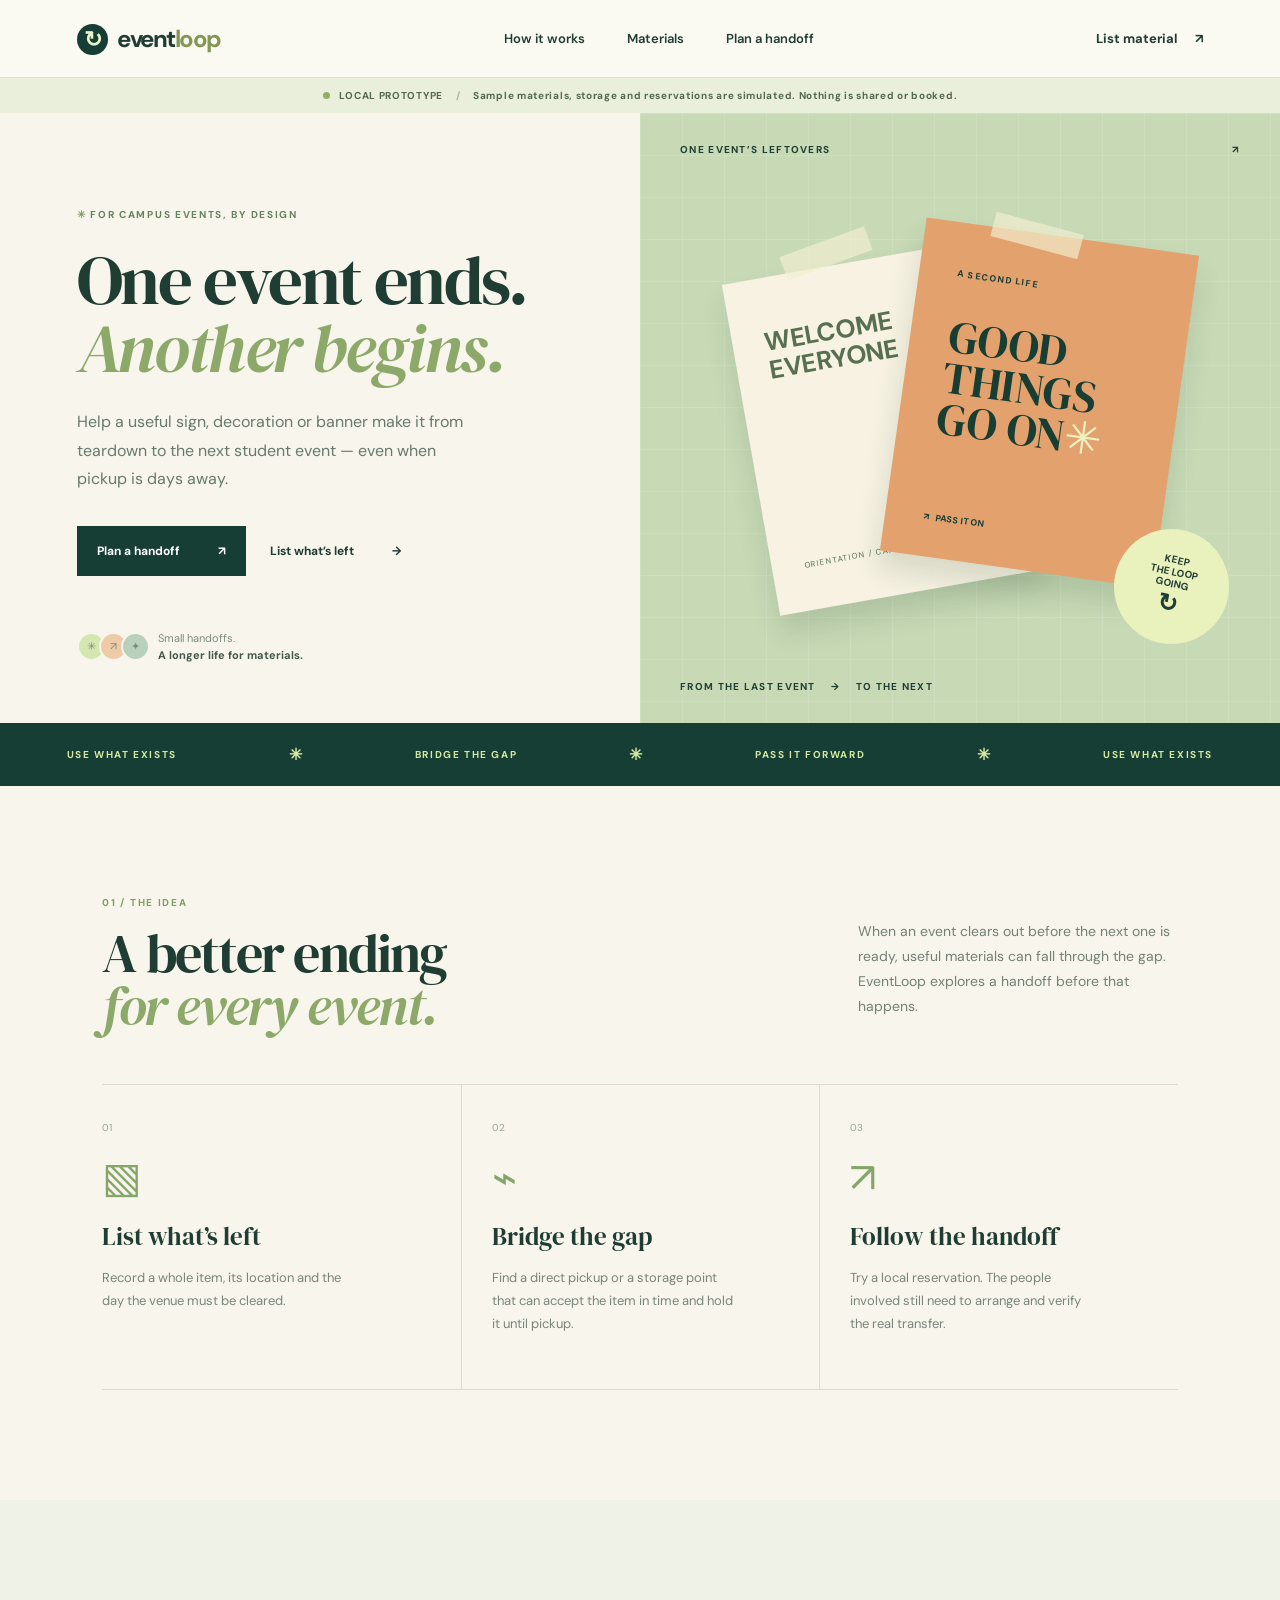
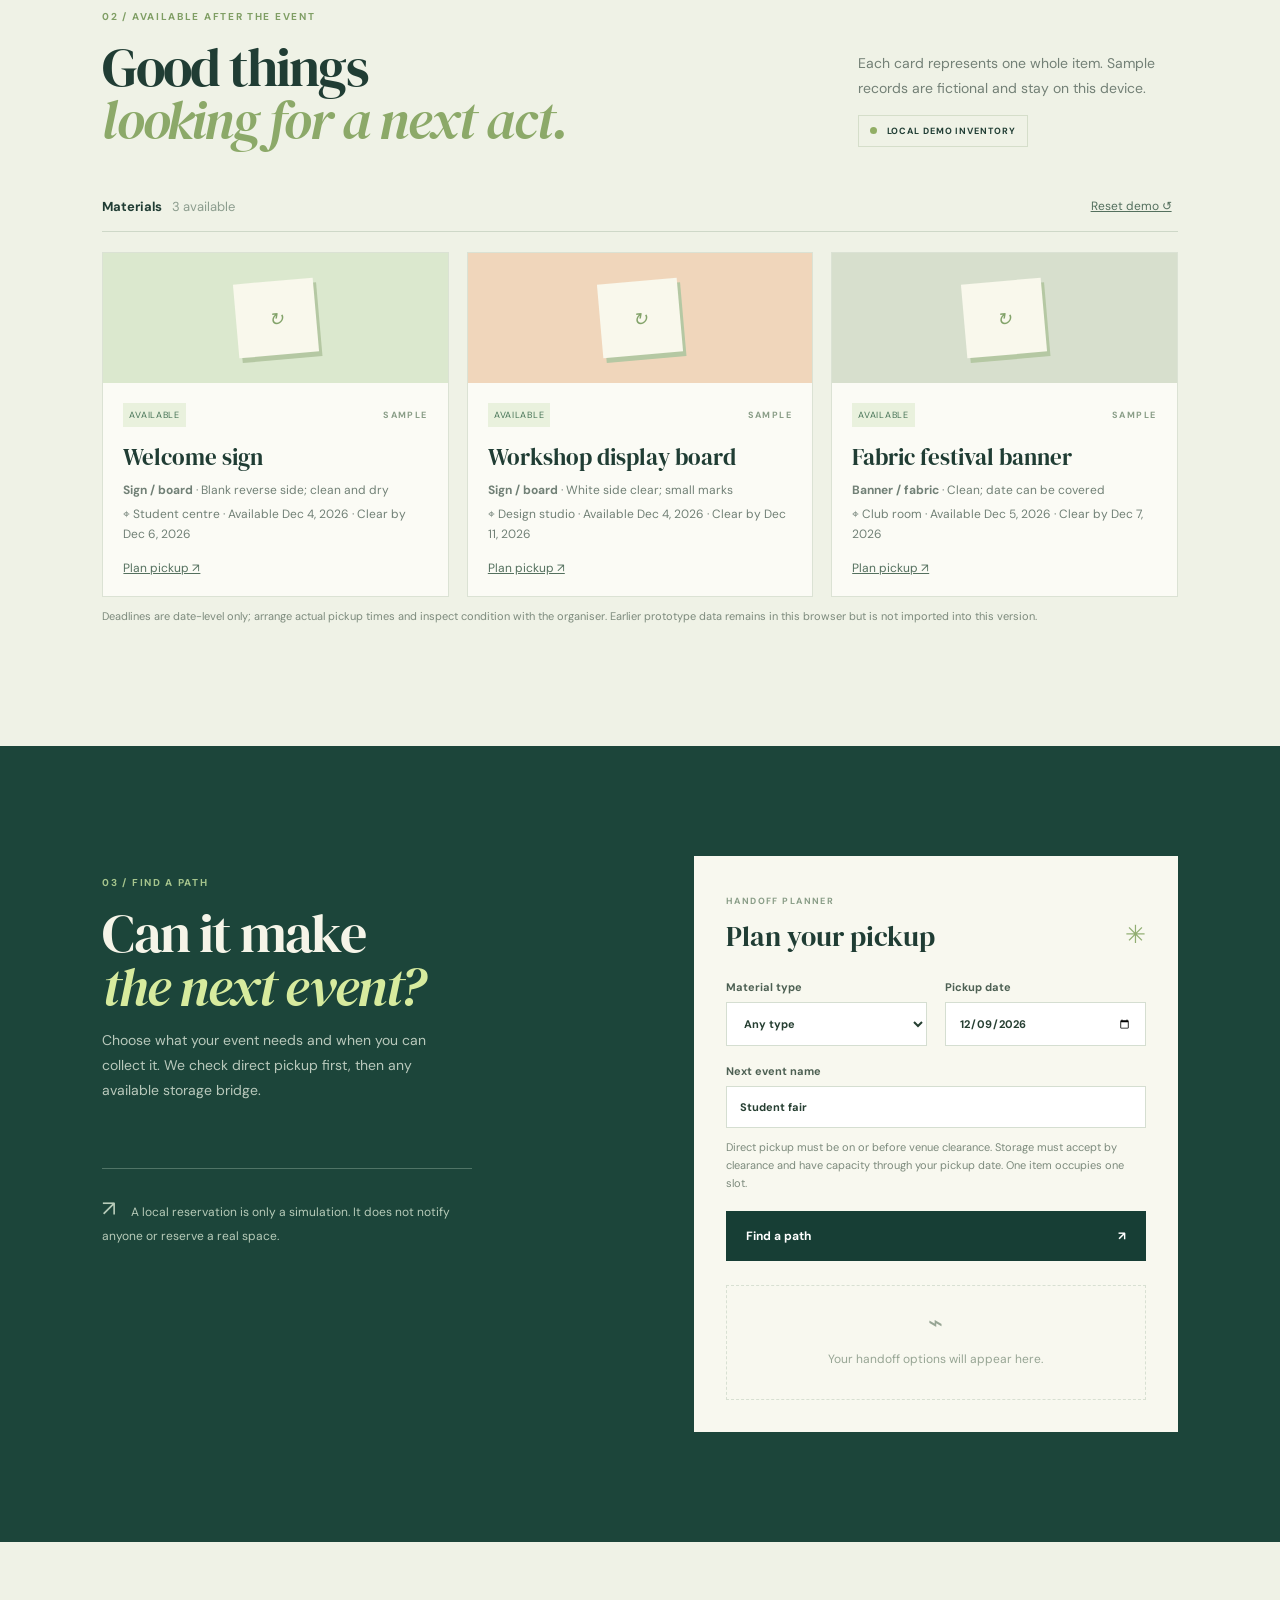
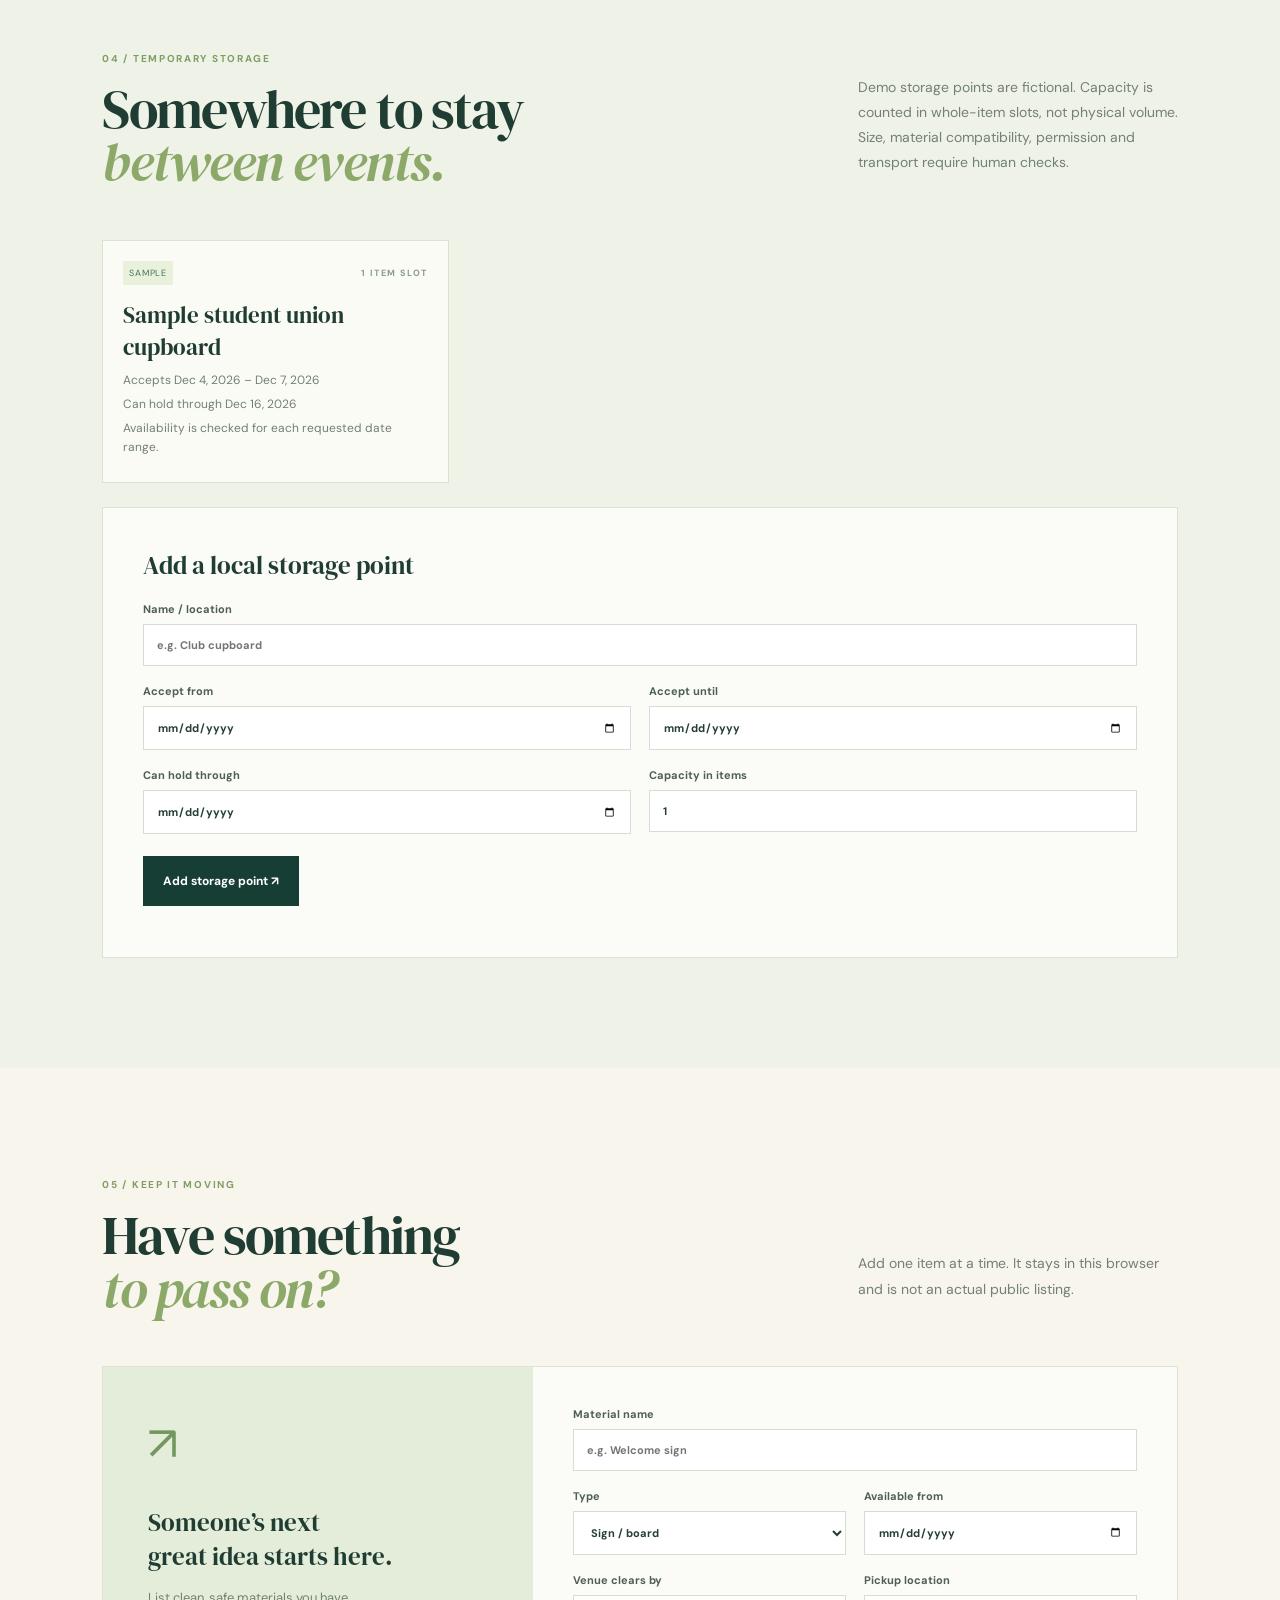
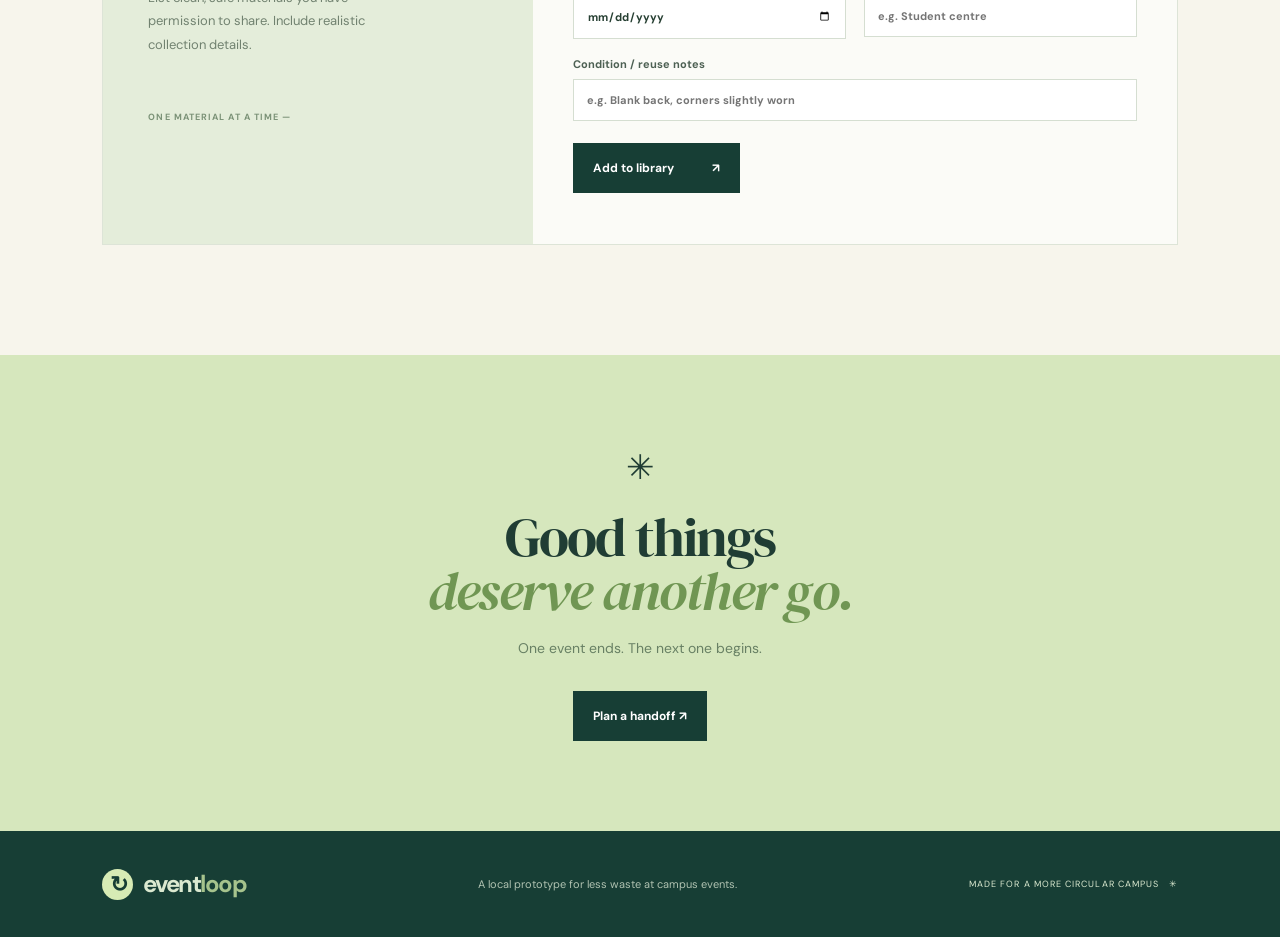
<file: index.html>
<!doctype html>
<html lang="en"><head><meta charset="utf-8"><meta name="viewport" content="width=device-width, initial-scale=1"><meta name="theme-color" content="#173d36"><title>EventLoop — One event ends. Another begins.</title><link rel="stylesheet" href="style.css"></head>
<body><header><a href="#top" class="brand" aria-label="EventLoop home"><span class="brand-mark">↻</span> event<span>loop</span></a><nav><a href="#how">How it works</a><a href="#inventory">Materials</a><a href="#match">Plan a handoff</a></nav><a class="header-link" href="#add">List material <span>↗</span></a></header>
<main id="top"><div class="demo-strip"><span class="dot"></span> LOCAL PROTOTYPE <span class="strip-divider">/</span> Sample materials, storage and reservations are simulated. Nothing is shared or booked.</div>
<section class="hero"><div class="hero-copy"><div class="eyebrow"><span>✳</span> FOR CAMPUS EVENTS, BY DESIGN</div><h1>One event ends.<br><em>Another begins.</em></h1><p>Help a useful sign, decoration or banner make it from teardown to the next student event — even when pickup is days away.</p><div class="hero-actions"><a class="button primary" href="#match">Plan a handoff <span>↗</span></a><a class="button text-button" href="#add">List what’s left <span>→</span></a></div><div class="hero-foot"><span class="avatars"><i>✳</i><i>↗</i><i>✦</i></span><span>Small handoffs.<br><strong>A longer life for materials.</strong></span></div></div><div class="hero-art" aria-label="Illustration of event signs being reused"><div class="art-label">ONE EVENT’S LEFTOVERS <span>↗</span></div><div class="poster poster-a"><span>WELCOME<br>EVERYONE</span><small>ORIENTATION / CAMPUS</small></div><div class="poster poster-b"><small>A SECOND LIFE</small><strong>GOOD<br>THINGS<br>GO ON<span>✳</span></strong><div>↗ &nbsp; PASS IT ON</div></div><div class="tape tape-a"></div><div class="tape tape-b"></div><div class="art-circle">KEEP<br>THE LOOP<br>GOING <b>↻</b></div><div class="art-bottom">FROM THE LAST EVENT <span>→</span> TO THE NEXT</div></div></section>
<section class="marquee" aria-label="Our approach"><span>USE WHAT EXISTS</span><b>✳</b><span>BRIDGE THE GAP</span><b>✳</b><span>PASS IT FORWARD</span><b>✳</b><span>USE WHAT EXISTS</span></section>
<section id="how" class="section how"><div class="section-head"><div><div class="eyebrow"><span>01 / THE IDEA</span></div><h2>A better ending<br><em>for every event.</em></h2></div><p>When an event clears out before the next one is ready, useful materials can fall through the gap. EventLoop explores a handoff before that happens.</p></div><div class="steps"><article><span class="step-number">01</span><div class="step-icon">▧</div><h3>List what’s left</h3><p>Record a whole item, its location and the day the venue must be cleared.</p></article><article><span class="step-number">02</span><div class="step-icon">⌁</div><h3>Bridge the gap</h3><p>Find a direct pickup or a storage point that can accept the item in time and hold it until pickup.</p></article><article><span class="step-number">03</span><div class="step-icon">↗</div><h3>Follow the handoff</h3><p>Try a local reservation. The people involved still need to arrange and verify the real transfer.</p></article></div></section>
<section id="inventory" class="section inventory"><div class="section-head"><div><div class="eyebrow"><span>02 / AVAILABLE AFTER THE EVENT</span></div><h2>Good things<br><em>looking for a next act.</em></h2></div><div class="section-side"><p>Each card represents one whole item. Sample records are fictional and stay on this device.</p><span class="pill"><span class="dot"></span> LOCAL DEMO INVENTORY</span></div></div><div class="inventory-toolbar"><div><strong>Materials</strong><span id="available-count"></span></div><button class="link-button" id="reset" type="button">Reset demo ↺</button></div><div class="cards" id="cards"></div><p class="small-note">Deadlines are date-level only; arrange actual pickup times and inspect condition with the organiser. Earlier prototype data remains in this browser but is not imported into this version.</p></section>
<section id="match" class="section match-section"><div class="match-intro"><div class="eyebrow light"><span>03 / FIND A PATH</span></div><h2>Can it make<br><em>the next event?</em></h2><p>Choose what your event needs and when you can collect it. We check direct pickup first, then any available storage bridge.</p><div class="match-legend"><span>↗</span> A local reservation is only a simulation. It does not notify anyone or reserve a real space.</div></div><div class="match-panel"><div class="panel-heading"><div><span class="kicker">HANDOFF PLANNER</span><h3>Plan your pickup</h3></div><span class="panel-icon">✳</span></div><form id="match-form"><div class="form-grid"><label>Material type<select id="need-type"><option value="all">Any type</option><option value="sign">Sign / board</option><option value="banner">Banner / fabric</option><option value="decor">Decoration</option><option value="lanyard">Lanyard / badge</option></select></label><label>Pickup date<input id="need-date" type="date" required></label><label class="wide">Next event name<input id="need-event" maxlength="60" required placeholder="e.g. Student fair" value="Student fair"></label></div><p class="form-help">Direct pickup must be on or before venue clearance. Storage must accept by clearance and have capacity through your pickup date. One item occupies one slot.</p><button class="button primary full" type="submit">Find a path <span>↗</span></button></form><div id="match-results" aria-live="polite"><div class="empty-match"><span>⌁</span><p>Your handoff options will appear here.</p></div></div></div></section>
<section id="storage" class="section inventory"><div class="section-head"><div><div class="eyebrow"><span>04 / TEMPORARY STORAGE</span></div><h2>Somewhere to stay<br><em>between events.</em></h2></div><p>Demo storage points are fictional. Capacity is counted in whole-item slots, not physical volume. Size, material compatibility, permission and transport require human checks.</p></div><div id="storage-cards" class="cards"></div><form id="storage-form" class="add-form extra-form"><h3>Add a local storage point</h3><div class="form-grid"><label class="wide">Name / location<input name="name" maxlength="60" required placeholder="e.g. Club cupboard"></label><label>Accept from<input name="from" type="date" required></label><label>Accept until<input name="acceptUntil" type="date" required></label><label>Can hold through<input name="holdUntil" type="date" required></label><label>Capacity in items<input name="capacity" type="number" min="1" max="100" step="1" required value="1"></label></div><button class="button primary" type="submit">Add storage point ↗</button><p id="storage-message" class="form-help" aria-live="polite"></p></form></section>
<section id="add" class="section add-section"><div class="section-head"><div><div class="eyebrow"><span>05 / KEEP IT MOVING</span></div><h2>Have something<br><em>to pass on?</em></h2></div><p>Add one item at a time. It stays in this browser and is not an actual public listing.</p></div><div class="add-layout"><div class="add-aside"><div class="add-icon">↗</div><h3>Someone’s next<br>great idea starts here.</h3><p>List clean, safe materials you have permission to share. Include realistic collection details.</p><span>ONE MATERIAL AT A TIME —</span></div><form id="add-form" class="add-form"><div class="form-grid"><label class="wide">Material name<input name="name" maxlength="60" required placeholder="e.g. Welcome sign"></label><label>Type<select name="type"><option value="sign">Sign / board</option><option value="banner">Banner / fabric</option><option value="decor">Decoration</option><option value="lanyard">Lanyard / badge</option></select></label><label>Available from<input name="available" type="date" required></label><label>Venue clears by<input name="deadline" type="date" required></label><label>Pickup location<input name="location" maxlength="60" required placeholder="e.g. Student centre"></label><label class="wide">Condition / reuse notes<input name="condition" maxlength="100" required placeholder="e.g. Blank back, corners slightly worn"></label></div><button class="button primary" type="submit">Add to library <span>↗</span></button><p id="add-message" class="form-help" aria-live="polite"></p></form></div></section>
<section class="closing"><span>✳</span><h2>Good things<br><em>deserve another go.</em></h2><p>One event ends. The next one begins.</p><a class="button light-button" href="#match">Plan a handoff ↗</a></section></main><footer><a href="#top" class="brand footer-brand"><span class="brand-mark">↻</span> event<span>loop</span></a><p>A local prototype for less waste at campus events.</p><span>MADE FOR A MORE CIRCULAR CAMPUS &nbsp; ✳</span></footer><script src="app.js"></script></body></html>
</file>
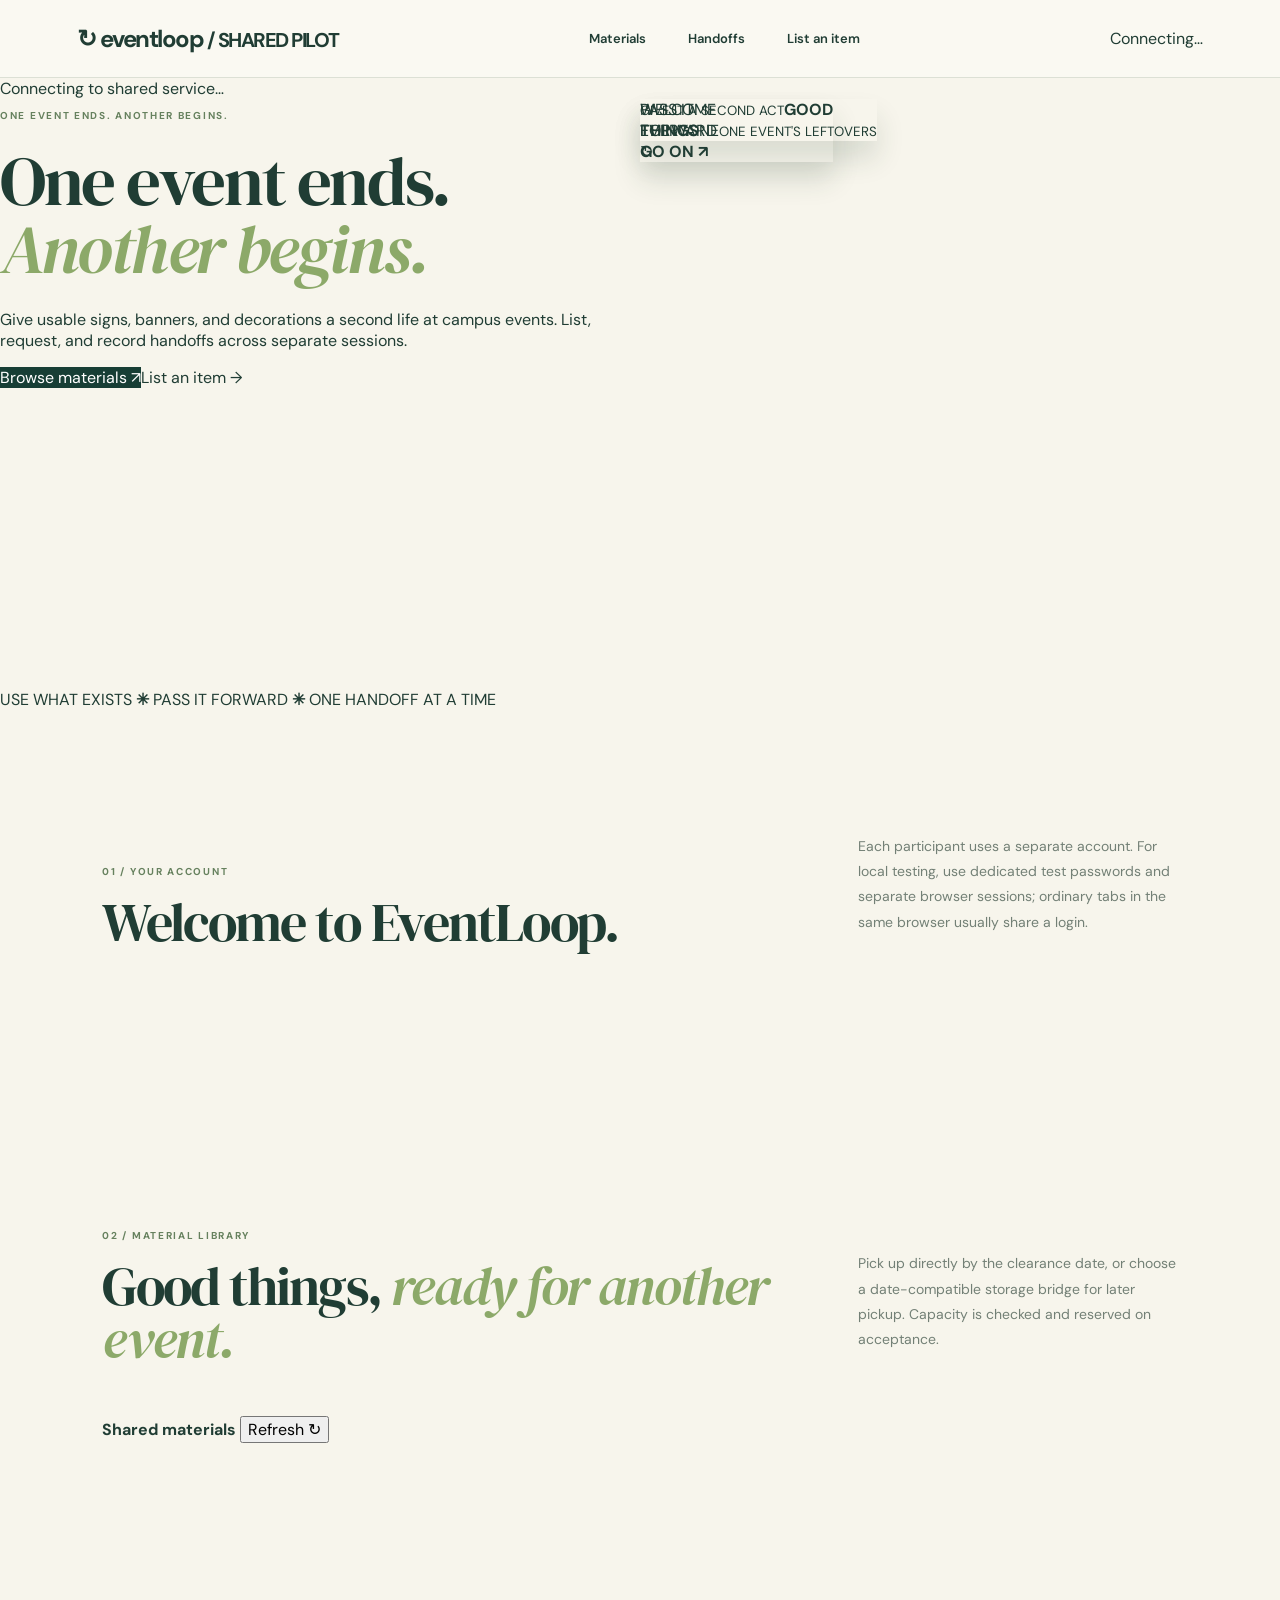
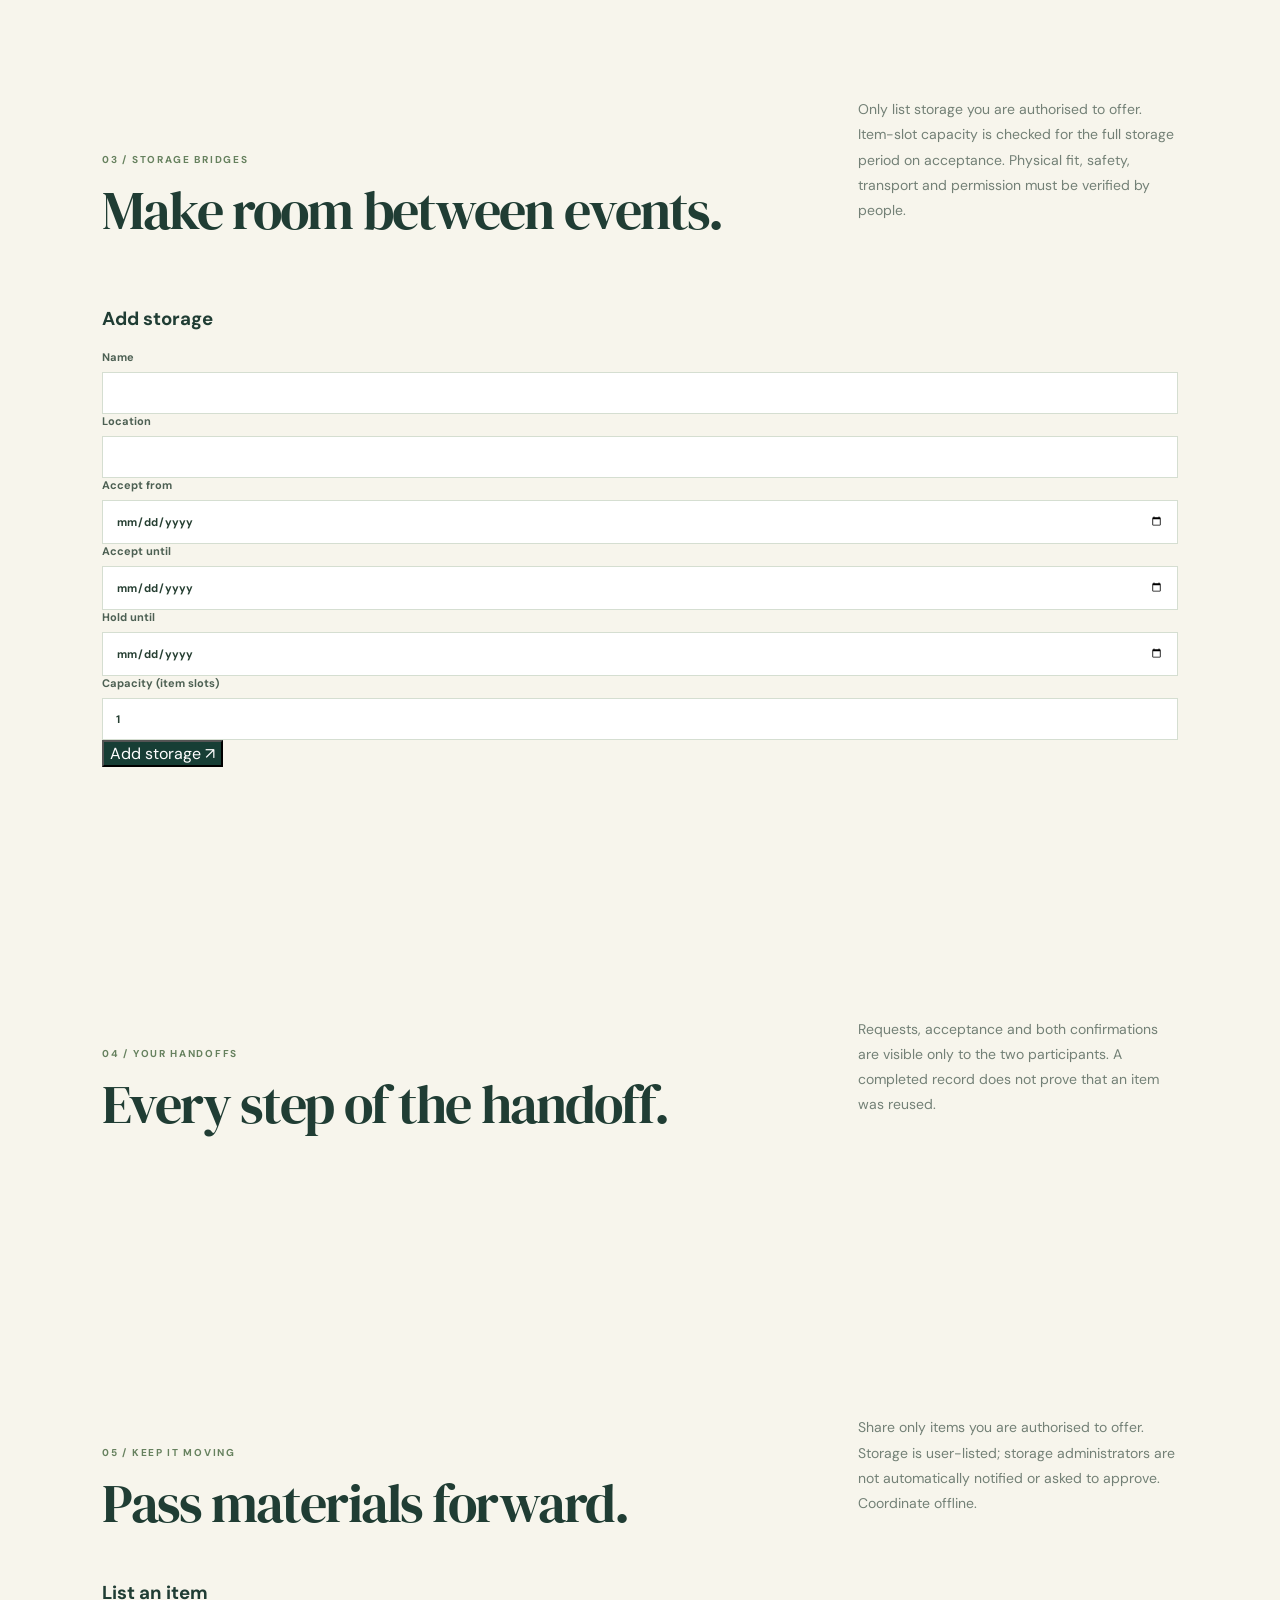
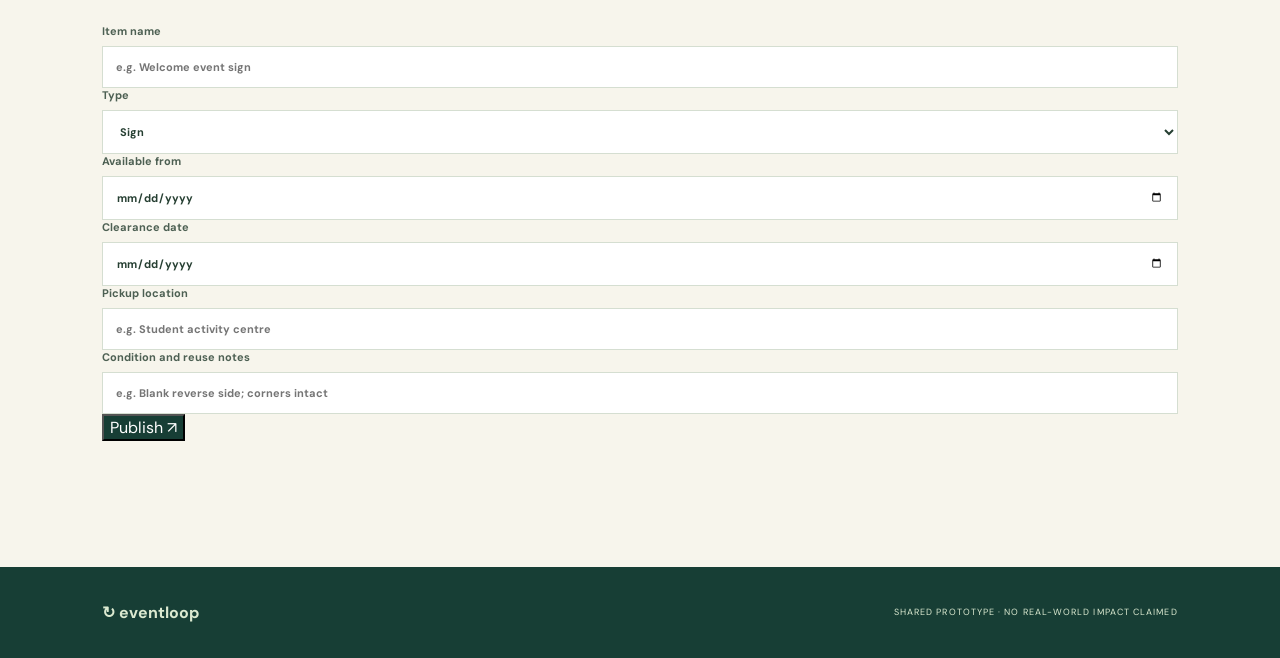
<file: shared/index.html>
<!doctype html>
<html lang="en">
<head>
<meta charset="utf-8"><meta name="viewport" content="width=device-width,initial-scale=1">
<title>EventLoop — Give event materials a second life</title><link rel="stylesheet" href="/style.css">
</head>
<body>
<header><a class="brand" href="#top"><span>↻</span> eventloop<small> / SHARED PILOT</small></a><nav><a href="#market">Materials</a><a href="#requests">Handoffs</a><a href="#publish">List an item</a></nav><div id="session-label">Connecting…</div></header>
<div class="banner" id="deployment-banner">Connecting to shared service…</div>
<main id="top">
<section class="hero"><div><p class="eyebrow">ONE EVENT ENDS. ANOTHER BEGINS.</p><h1>One event ends.<br><em>Another begins.</em></h1><p>Give usable signs, banners, and decorations a second life at campus events. List, request, and record handoffs across separate sessions.</p><div class="actions"><a class="primary" href="#market">Browse materials ↗</a><a class="text-link" href="#publish">List an item →</a></div></div><div class="art"><div class="poster a">WELCOME<br>EVERYONE<small>ONE EVENT'S LEFTOVERS</small></div><div class="poster b"><small>GIVE IT A SECOND ACT</small><strong>GOOD<br>THINGS<br>GO ON ↗</strong></div><span class="seal">PASS IT<br>FORWARD<br>↻</span></div></section>
<div class="ticker">USE WHAT EXISTS <b>✳</b> PASS IT FORWARD <b>✳</b> ONE HANDOFF AT A TIME</div>
<section id="account" class="section"><div class="section-head"><div><p class="eyebrow">01 / YOUR ACCOUNT</p><h2>Welcome to EventLoop.</h2></div><p>Each participant uses a separate account. For local testing, use dedicated test passwords and separate browser sessions; ordinary tabs in the same browser usually share a login.</p></div><div id="account-content"></div></section>
<section id="market" class="section pale"><div class="section-head"><div><p class="eyebrow">02 / MATERIAL LIBRARY</p><h2>Good things, <em>ready for another event.</em></h2></div><p>Pick up directly by the clearance date, or choose a date-compatible storage bridge for later pickup. Capacity is checked and reserved on acceptance.</p></div><div class="bar"><strong>Shared materials <span id="item-count"></span></strong><button id="refresh" class="link">Refresh ↻</button></div><div id="items" class="cards" aria-live="polite"></div></section>
<section id="storage" class="section"><div class="section-head"><div><p class="eyebrow">03 / STORAGE BRIDGES</p><h2>Make room between events.</h2></div><p>Only list storage you are authorised to offer. Item-slot capacity is checked for the full storage period on acceptance. Physical fit, safety, transport and permission must be verified by people.</p></div><div id="stores" class="cards" aria-live="polite"></div><form id="storage-form" class="panel"><h3>Add storage</h3><div class="grid"><label>Name<input name="name" required maxlength="100"></label><label>Location<input name="location" required maxlength="100"></label><label>Accept from<input type="date" name="from_date" required></label><label>Accept until<input type="date" name="accept_until" required></label><label>Hold until<input type="date" name="hold_until" required></label><label>Capacity (item slots)<input type="number" name="capacity" min="1" max="100" step="1" value="1" required></label></div><button class="primary" type="submit">Add storage ↗</button><p class="notice" role="status" id="storage-message"></p></form></section>
<section id="requests" class="section"><div class="section-head"><div><p class="eyebrow">04 / YOUR HANDOFFS</p><h2>Every step of the handoff.</h2></div><p>Requests, acceptance and both confirmations are visible only to the two participants. A completed record does not prove that an item was reused.</p></div><div id="requests-list" class="requests" aria-live="polite"></div></section>
<section id="publish" class="section green"><div class="section-head"><div><p class="eyebrow">05 / KEEP IT MOVING</p><h2>Pass materials forward.</h2></div><p>Share only items you are authorised to offer. Storage is user-listed; storage administrators are not automatically notified or asked to approve. Coordinate offline.</p></div><form id="item-form" class="panel"><h3>List an item</h3><div class="grid"><label>Item name<input name="name" required maxlength="100" placeholder="e.g. Welcome event sign"></label><label>Type<select name="type"><option value="sign">Sign</option><option value="banner">Banner</option><option value="decor">Decoration</option><option value="lanyard">Lanyard</option></select></label><label>Available from<input type="date" name="available" required></label><label>Clearance date<input type="date" name="deadline" required></label><label class="wide">Pickup location<input name="location" required maxlength="100" placeholder="e.g. Student activity centre"></label><label class="wide">Condition and reuse notes<input name="condition" required maxlength="300" placeholder="e.g. Blank reverse side; corners intact"></label></div><button class="primary" type="submit">Publish ↗</button><p id="item-message" class="notice" role="status"></p></form></section>
</main><footer><strong>↻ eventloop</strong><span>SHARED PROTOTYPE · NO REAL-WORLD IMPACT CLAIMED</span></footer>
<div id="toast" role="status" aria-live="polite"></div><script src="/app.js" defer></script>
</body></html>
</file>
<file: style.css>
@import url('https://fonts.googleapis.com/css2?family=DM+Sans:wght@400;500;600;700&family=DM+Serif+Display:ital@0;1&display=swap');
:root{--ink:#203d34;--green:#173e35;--cream:#f7f5ec;--lime:#d9ee85;--line:#d8dcd1;--muted:#6d7c70}*{box-sizing:border-box}html{scroll-behavior:smooth}body{margin:0;background:var(--cream);color:var(--ink);font-family:'DM Sans',sans-serif}a{color:inherit;text-decoration:none}button,input{font:inherit}button,a{touch-action:manipulation}button:focus-visible,a:focus-visible,input:focus-visible{outline:3px solid #e39c4c;outline-offset:3px}header{height:78px;display:flex;align-items:center;justify-content:space-between;padding:0 6%;border-bottom:1px solid #dce0d5;background:#faf9f2}.brand{font-size:24px;font-weight:700;letter-spacing:-1.5px}.brand>span:last-child{color:#819752}.brand-mark{display:inline-grid;place-items:center;background:var(--green);color:#e8f4c9!important;width:31px;height:31px;border-radius:50%;font-size:22px;margin-right:5px}nav{display:flex;gap:42px;font-size:13px;font-weight:600}nav a:hover,.header-link:hover{text-decoration:underline}.header-link{font-size:13px;font-weight:700}.header-link span{margin-left:15px}.demo-strip{background:#e9efdb;text-align:center;padding:11px 16px;font-size:10px;font-weight:700;letter-spacing:.07em;color:#52684f}.dot{display:inline-block;width:7px;height:7px;background:#91ae65;border-radius:50%;margin-right:7px}.strip-divider{margin:0 10px;color:#a7b49e}.hero{display:grid;grid-template-columns:1fr 1fr;min-height:590px}.hero-copy{padding:95px 8% 60px 12%}.eyebrow{font-size:10px;letter-spacing:.17em;font-weight:700;color:#66815e}.eyebrow>span:first-child{color:#7f9e64}.hero h1,.section h2,.closing h2{font:normal clamp(52px,5.4vw,79px)/.99 'DM Serif Display',Georgia,serif;letter-spacing:-.035em;margin:25px 0}.hero h1 em,.section h2 em,.closing h2 em{font-weight:400;color:#8ca969}.hero-copy>p{max-width:400px;color:#68796d;font-size:16px;line-height:1.8}.hero-actions{display:flex;align-items:center;gap:24px;margin-top:32px}.button{display:inline-flex;align-items:center;justify-content:space-between;gap:38px;border:0;cursor:pointer;padding:17px 20px;font-size:12px;font-weight:700}.primary{background:var(--green);color:white}.primary:hover{background:#2b5d4d}.text-button{padding-left:0}.hero-foot{display:flex;gap:15px;align-items:center;margin-top:54px;font-size:11px;color:#7e8b80;line-height:1.5}.hero-foot strong{color:#42584b}.avatars{display:flex}.avatars i{font-style:normal;background:#d6e6b0;width:29px;height:29px;border:2px solid var(--cream);border-radius:50%;display:grid;place-items:center;margin-right:-7px}.avatars i:nth-child(2){background:#efcaa9}.avatars i:nth-child(3){background:#b8d0bc}.hero-art{position:relative;overflow:hidden;background:#c7d9b5;min-height:500px}.hero-art:before{content:'';position:absolute;inset:0;background-image:linear-gradient(#fff2 1px,transparent 1px),linear-gradient(90deg,#fff2 1px,transparent 1px);background-size:42px 42px}.art-label,.art-bottom{position:absolute;z-index:3;font-size:10px;letter-spacing:.13em;font-weight:bold}.art-label{top:30px;left:40px;right:40px;display:flex;justify-content:space-between}.art-bottom{bottom:30px;left:40px}.art-bottom span{margin:0 12px}.poster{position:absolute;box-shadow:0 18px 28px #22412d24}.poster-a{width:42%;height:55%;top:24%;left:17%;background:#f7f2e1;transform:rotate(-10deg);padding:8% 5%;color:#577051}.poster-a span{font-weight:700;font-size:clamp(15px,2vw,28px);line-height:1.1}.poster-a small{position:absolute;bottom:12%;left:12%;font-size:8px;letter-spacing:.13em}.poster-b{width:43%;height:55%;top:20%;left:41%;background:#e2a16d;transform:rotate(8deg);padding:6%;color:#183e34}.poster-b small{font-size:9px;letter-spacing:.13em;font-weight:bold}.poster-b strong{display:block;margin-top:17%;font:normal clamp(24px,3.5vw,48px)/.93 'DM Serif Display',Georgia}.poster-b strong span{color:#eef1c0}.poster-b div{position:absolute;bottom:10%;font-size:9px;font-weight:bold}.tape{position:absolute;width:90px;height:25px;background:#f3f0d2aa;z-index:2}.tape-a{top:21%;left:22%;transform:rotate(-20deg)}.tape-b{top:18%;left:55%;transform:rotate(15deg)}.art-circle{position:absolute;z-index:3;right:8%;bottom:13%;width:115px;height:115px;border-radius:50%;background:#e9f1bd;display:grid;place-content:center;text-align:center;font-size:10px;font-weight:700;line-height:1.2;transform:rotate(12deg)}.art-circle b{font-size:24px}.marquee{background:var(--green);color:#d5e9a1;display:flex;justify-content:space-around;align-items:center;gap:20px;padding:21px;font-size:10px;letter-spacing:.16em;font-weight:bold;overflow:hidden;white-space:nowrap}.marquee b{font-size:16px}.section{padding:110px 8%}.section-head{display:flex;justify-content:space-between;align-items:end;gap:40px;margin-bottom:50px}.section h2{font-size:clamp(42px,4.2vw,62px);margin:18px 0 0}.section-head>p,.section-side p{color:#738076;max-width:320px;line-height:1.8;font-size:14px}.steps{display:grid;grid-template-columns:repeat(3,1fr);border-top:1px solid var(--line);border-bottom:1px solid var(--line)}.steps article{padding:30px 30px 40px 0;position:relative}.steps article+article{border-left:1px solid var(--line);padding-left:30px}.step-number{font-size:10px;color:#96a395}.step-icon{height:83px;font-size:42px;color:#84a769;display:flex;align-items:center}.steps h3,.add-aside h3{font:normal 25px 'DM Serif Display',Georgia;margin:0 0 12px}.steps p{font-size:13px;line-height:1.8;color:#79857b;max-width:250px}.inventory{background:#eff2e6}.section-side{align-self:end}.pill{display:inline-block;border:1px solid #d5deca;padding:9px 11px;font-size:9px;font-weight:bold;letter-spacing:.1em}.inventory-toolbar{display:flex;justify-content:space-between;align-items:center;border-bottom:1px solid #ced8c8;padding-bottom:16px;font-size:13px}.inventory-toolbar span{margin-left:10px;color:#8c9d8e}.link-button{border:0;background:none;color:#54705e;font-size:12px;cursor:pointer;text-decoration:underline}.cards{display:grid;grid-template-columns:repeat(3,1fr);gap:18px;margin-top:20px}.card{background:#fbfbf5;border:1px solid #dbe2d4}.card-art{height:130px;background:#dbe8ce;display:grid;place-items:center;position:relative}.card:nth-child(3n+2) .card-art{background:#f0d6bb}.card:nth-child(3n) .card-art{background:#d7dfcd}.mini-board{width:80px;height:74px;background:#f9f8ec;box-shadow:3px 5px 0 #b5c8a3;transform:rotate(-5deg);display:grid;place-items:center;font:italic 18px 'DM Serif Display',Georgia;color:#83a36a}.card-body{padding:20px}.card-top{display:flex;justify-content:space-between;gap:10px;align-items:center}.status{font-size:9px;text-transform:uppercase;letter-spacing:.08em;color:#477457;background:#e9f1dd;padding:6px}.status.reserved{background:#f4e6c8;color:#806328}.status.handed{background:#e3e7e1;color:#727d75}.card h3{font:normal 23px 'DM Serif Display',Georgia;margin:14px 0 8px}.card p{font-size:12px;color:#718076;line-height:1.6;margin:5px 0}.card-actions{display:flex;gap:10px;align-items:center;margin-top:16px}.card-actions button{border:1px solid #284e3e;background:transparent;color:#284e3e;padding:9px 12px;font-size:11px;cursor:pointer}.card-actions button:hover{background:#e9efde}.small-note,.form-help{font-size:11px;color:#7c8a7c;line-height:1.6}.match-section{background:#1c453a;color:#f5f4e8;display:grid;grid-template-columns:1fr 1fr;gap:10%;align-items:start}.match-intro{padding-top:20px}.match-intro h2 em{color:#d7eb9e}.light span{color:#a6c58d!important}.match-intro>p{max-width:370px;color:#b9c9bc;line-height:1.8;font-size:14px}.match-legend{border-top:1px solid #507466;margin-top:65px;padding-top:22px;max-width:370px;color:#b7cbb9;font-size:12px;line-height:1.6}.match-legend span{font-size:22px;margin-right:12px}.match-panel{background:#f8f8ef;color:var(--ink);padding:32px}.panel-heading{display:flex;justify-content:space-between;align-items:center}.kicker{font-size:9px;letter-spacing:.16em;color:#899d87;font-weight:bold}.panel-heading h3{font:normal 28px 'DM Serif Display',Georgia;margin:8px 0 25px}.panel-icon{font-size:25px;color:#91ad72}.form-grid{display:grid;grid-template-columns:1fr 1fr;gap:18px}label{display:block;font-size:11px;font-weight:700;color:#4d6053}label span{float:right;font-weight:400;color:#93a092}input{display:block;width:100%;margin-top:8px;padding:13px;border:1px solid #d5ded1;border-radius:0;background:#fff;color:#263f32;min-width:0}input:focus{border-color:#6d936b}.full{width:100%;margin-top:8px}.empty-match{text-align:center;border:1px dashed #d8e0d2;margin-top:24px;padding:20px;color:#97a594;font-size:12px}.empty-match span{font-size:25px}.result{border-top:1px solid #d9e1d5;margin-top:23px;padding-top:17px}.result h4{font:normal 20px 'DM Serif Display',Georgia;margin:0 0 5px}.result p{font-size:12px;color:#6f7f71;line-height:1.6}.plan{max-width:250px;border:2px solid #739b72;background:#e4edd9;display:grid;gap:2px;padding:3px;margin:12px 0;min-height:60px;max-height:160px}.plan span{background:#aeca90;border:1px solid #789c70;min-width:0;min-height:8px}.result button{border:0;background:#d9ebbb;color:#244735;padding:10px 13px;font-weight:700;font-size:11px;cursor:pointer}.add-layout{display:grid;grid-template-columns:1fr 1.5fr;border:1px solid #dde4d7}.add-aside{padding:45px;background:#e4edda}.add-icon{font-size:48px;color:#72975f;margin-bottom:30px}.add-aside p{font-size:13px;line-height:1.8;max-width:240px;color:#718270}.add-aside>span{display:block;margin-top:55px;font-size:9px;font-weight:bold;letter-spacing:.12em;color:#7b9277}.add-form{background:#fbfbf7;padding:40px}.wide{grid-column:1/-1}.add-form .button{margin-top:22px}.closing{text-align:center;background:#d6e7bd;padding:90px 20px}.closing>span{font-size:34px}.closing h2{font-size:55px;margin:20px 0}.closing h2 em{color:#709653}.closing p{font-size:14px;color:#688064}.light-button{background:var(--green);color:#fff;margin-top:20px}footer{background:#173e35;color:#dbe9d0;display:flex;justify-content:space-between;align-items:center;gap:20px;padding:35px 8%}footer .brand-mark{background:#d7ebb5;color:#173e35!important}footer p{font-size:11px;color:#b0c2b1}footer>span{font-size:9px;letter-spacing:.12em}.footer-brand>span:last-child{color:#a6c38d}
@media(max-width:760px){header{height:65px;padding:0 5%}nav{display:none}.header-link{font-size:11px}.demo-strip{line-height:1.6}.hero{grid-template-columns:1fr}.hero-copy{padding:64px 7% 50px}.hero h1{font-size:60px}.hero-art{min-height:440px}.section{padding:75px 6%}.section-head{display:block}.section-head>p,.section-side p{margin-top:25px}.steps{grid-template-columns:1fr}.steps article,.steps article+article{padding:22px 0;border-left:0}.steps article+article{border-top:1px solid var(--line)}.step-icon{height:55px}.cards{grid-template-columns:1fr 1fr}.match-section{grid-template-columns:1fr;gap:35px}.match-legend{margin-top:30px}.match-panel{padding:24px}.add-layout{grid-template-columns:1fr}.add-aside{padding:30px}.add-aside>span{margin-top:25px}.add-form{padding:25px}footer{flex-direction:column;align-items:start}.marquee{justify-content:start}.closing h2{font-size:46px}}@media(max-width:470px){.cards{grid-template-columns:1fr}.form-grid{grid-template-columns:1fr 1fr;gap:12px}.hero h1{font-size:53px}.hero-art{min-height:350px}.art-circle{width:90px;height:90px}.header-link{display:none}.card-art{height:110px}}
.plan{position:relative;display:block;padding:0;overflow:hidden;height:auto;max-height:none}.plan span{position:absolute;min-width:0;min-height:0;box-sizing:border-box}
select{display:block;width:100%;margin-top:8px;padding:13px;border:1px solid #d5ded1;border-radius:0;background:#fff;color:#263f32;font:inherit;min-width:0}select:focus-visible{outline:3px solid #e39c4c;outline-offset:3px}.extra-form{margin-top:24px;border:1px solid #dbe2d4}.extra-form h3{font:normal 25px 'DM Serif Display',Georgia;margin:0 0 20px}.extra-form .button{margin-top:22px}.status.expired{background:#f2e1db;color:#8b5346}
</file>
